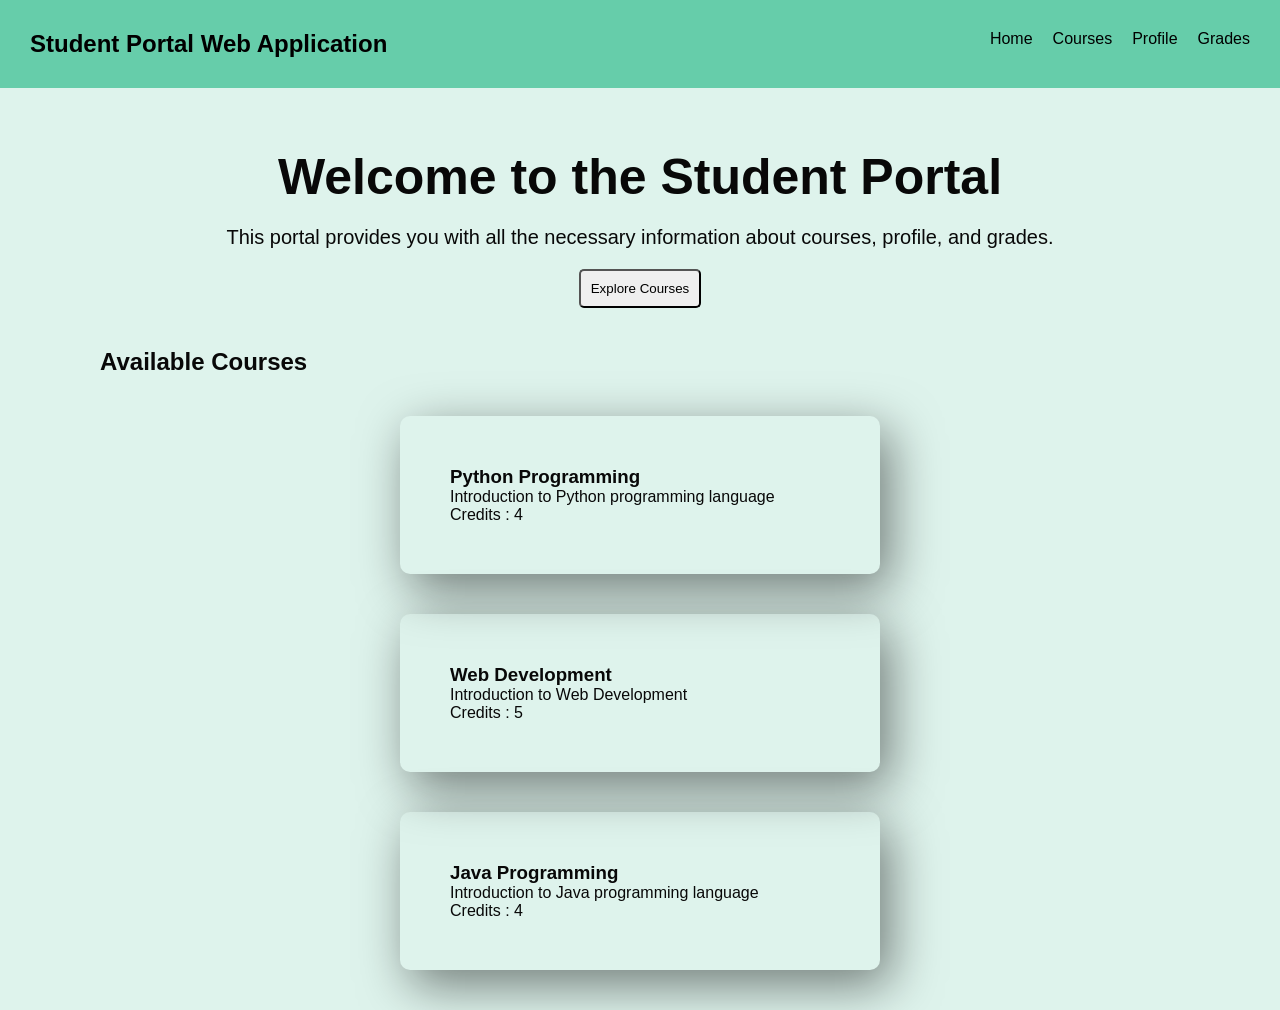
<file: Module2_FrontendDev/Vishal S/handson_01/index.html>
<!DOCTYPE html>
<html lang="en">

<head>
    <meta charset="UTF-8">
    <meta name="viewport" content="width=device-width, initial-scale=1.0">
    <title>Document</title>
    <link rel="stylesheet" href="styles.css">
</head>

<body>
    <header>
        <h2>Student Portal Web Application</h2>
        <nav>
            <ul>
                <li><a href="">Home</a></li>
                <li><a href="">Courses</a></li>
                <li><a href="">Profile</a></li>
                <li><a href="">Grades</a></li>
            </ul>
        </nav>
    </header>
    <main>
        <section id='hero'>
            <h1>Welcome to the Student Portal</h1>
            <p>This portal provides you with all the necessary information about courses, profile, and grades.</p>
            <button>Explore Courses</button>

        </section>
        <section id='courses'>
            <h2>Available Courses</h2>
            <article class="course-card">
                <h3>Python Programming</h3>
                <p>Introduction to Python programming language</p>
                <span>Credits : 4</span>
            </article>
            <article class="course-card">
                <h3>Web Development</h3>
                <p>Introduction to Web Development</p>
                <span>Credits : 5</span>
            </article>
            <article class="course-card">
                <h3>Java Programming</h3>
                <p>Introduction to Java programming language</p>
                <span>Credits : 4</span>
            </article>

        </section>
        <footer></footer>
    </main>
</body>

</html>
</file>
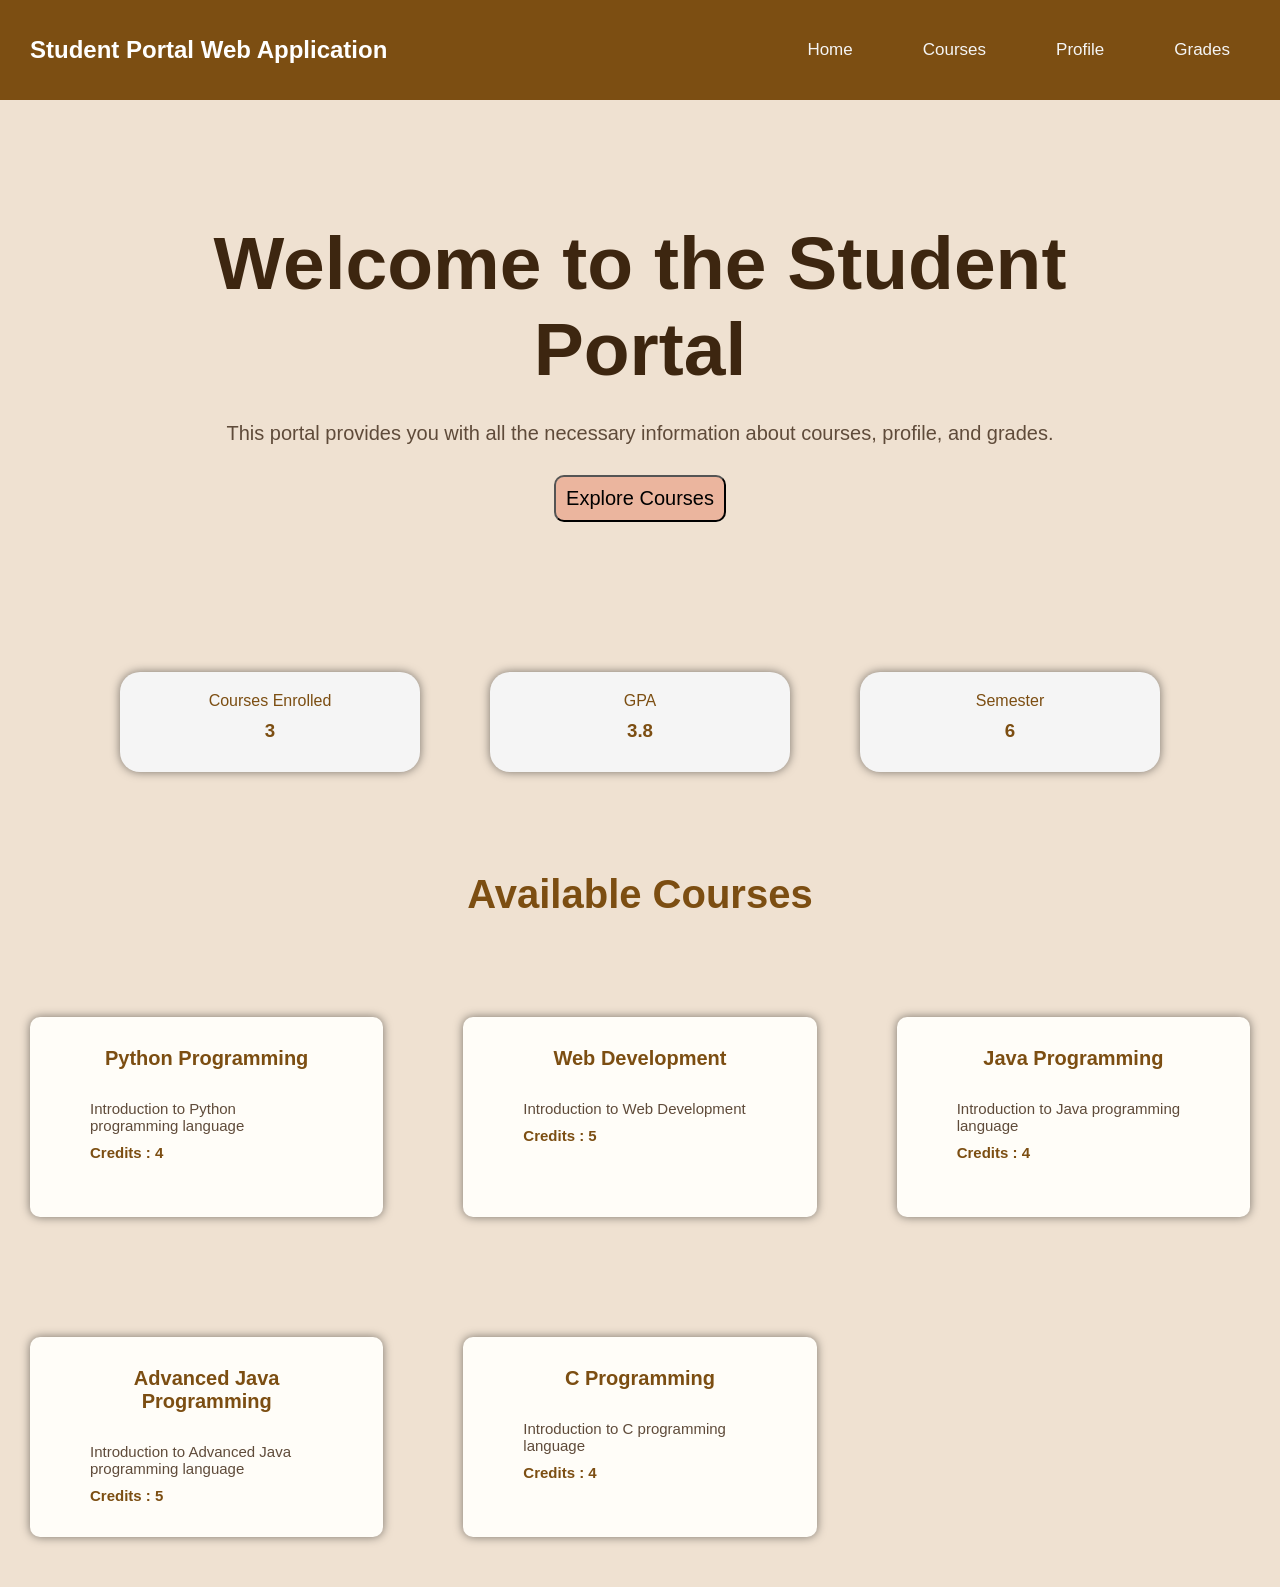
<file: Module2_FrontendDev/Vishal S/handson_02/index.html>
<!DOCTYPE html>
<html lang="en">

<head>
    <meta charset="UTF-8">
    <meta name="viewport" content="width=device-width, initial-scale=1.0">
    <title>Document</title>
    <link rel="stylesheet" href="styles.css">
</head>

<body>
    <header>
        <h2>Student Portal Web Application</h2>
        <nav>
            <ul>
                <li><a href="">Home</a></li>
                <li><a href="">Courses</a></li>
                <li><a href="">Profile</a></li>
                <li><a href="">Grades</a></li>
            </ul>
        </nav>
    </header>
    <main>
        <section id='hero'>
            <h1>Welcome to the Student Portal</h1>
            <p>This portal provides you with all the necessary information about courses, profile, and grades.</p>
            <button>Explore Courses</button>

        </section>
        <section id="stats">
            <div class="stat">
                Courses Enrolled
                <h3>3</h3>
            </div>
            <div class="stat">
                GPA
                <h3>3.8</h3>
            </div>
            <div class="stat">Semester
                <h3>6</h3>
            </div>
        </section>
        <section id='courses'>
            <h2>Available Courses</h2>
            <div class="course-grid">
                <article class="course-card">
                    <h3>Python Programming</h3>
                    <p>Introduction to Python programming language</p>
                    <span>Credits : 4</span>
                </article>
                <article class="course-card">
                    <h3>Web Development</h3>
                    <p>Introduction to Web Development</p>
                    <span>Credits : 5</span>
                </article>
                <article class="course-card">
                    <h3>Java Programming</h3>
                    <p>Introduction to Java programming language</p>
                    <span>Credits : 4</span>
                </article>
                <article class="course-card">
                    <h3>Advanced Java Programming</h3>
                    <p>Introduction to Advanced Java programming language</p>
                    <span>Credits : 5</span>
                </article>
                <article class="course-card">
                    <h3>C Programming</h3>
                    <p>Introduction to C programming language</p>
                    <span>Credits : 4</span>
                </article>
            </div>

        </section>

        <footer></footer>
    </main>
</body>

</html>
</file>
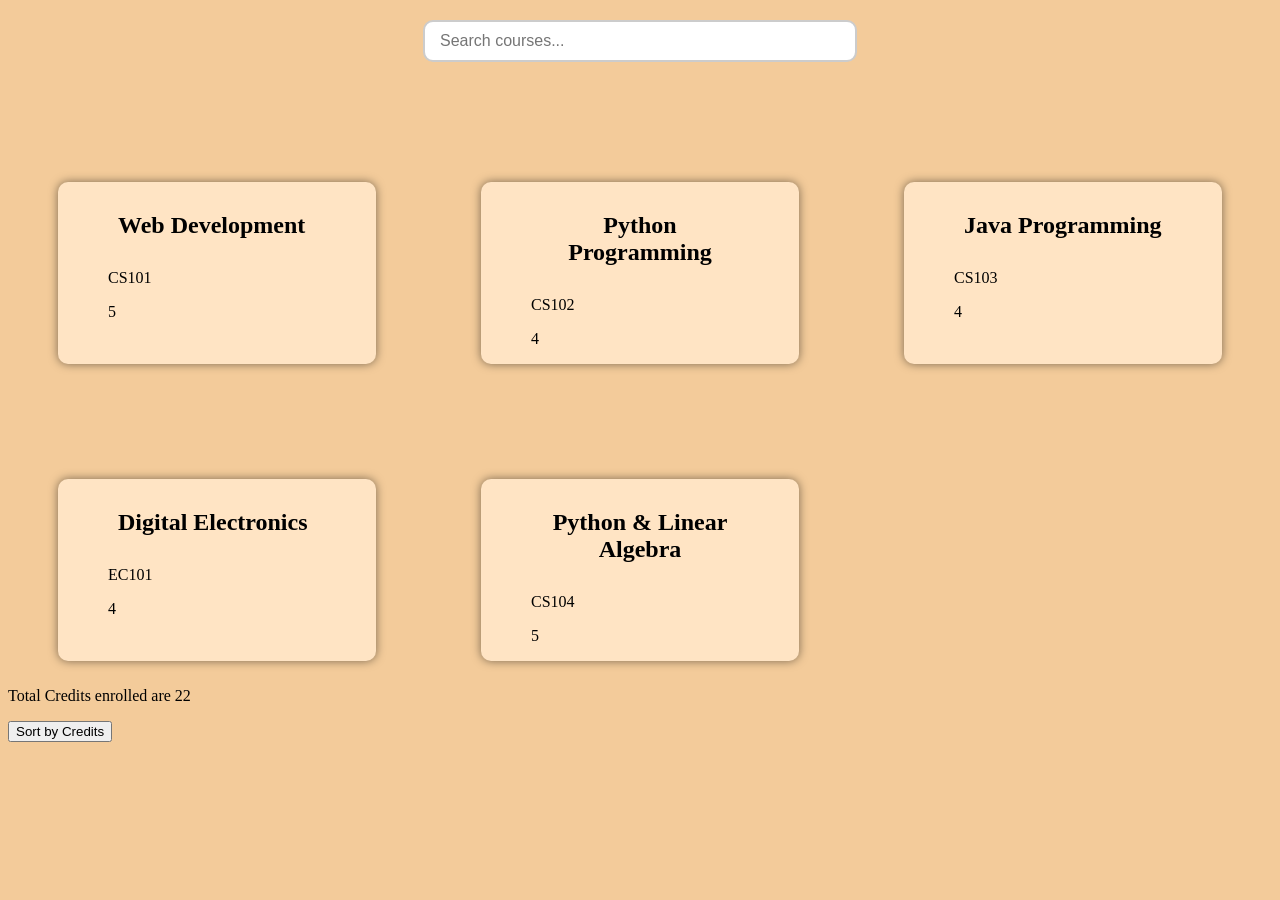
<file: Module2_FrontendDev/Vishal S/handson_03/index.html>
<!DOCTYPE html>
<html lang="en">

<head>
    <meta charset="UTF-8">
    <meta name="viewport" content="width=device-width, initial-scale=1.0">
    <title>Document</title>
    <link rel="stylesheet" href="styles.css">
</head>

<body>
    <script type="module" src="./app.js"></script>

    <input type="text" id="search-courses" placeholder="Search courses...">
    <div class="course-grid"></div>
    <p id="total-credits"></p>
    <div id="selected-course"></div>

    <button id="sort">Sort by Credits</button>
</body>

</html>
</file>
<file: Module2_FrontendDev/Vishal S/handson_01/styles.css>
* {
    margin: 0px;
    padding: 0px;
    box-sizing: border-box;
}

body {
    font-family: Arial, sans-serif;
    background-color: rgb(222, 243, 236);
    color: rgb(8, 8, 8);
}

header {
    padding: 30px;
    background-color: mediumaquamarine;
    color: black;
    display: flex;
    justify-content: space-between;
}

nav {
    ul {
        list-style: none;

        gap: 20px;
        display: inline;
        display: flex;


        a {
            color: black;
            text-decoration: none;

        }



    }
}

#hero {
    text-align: center;
    padding: 40px;


    h1 {
        margin: 20px 0px;
        font-size: 50px;
    }

    p {
        margin: 20px 0px;
        font-size: 20px;
    }


    button {
        padding: 10px;
        border-radius: 5px;
    }

    button:hover {
        background-color: aqua;


    }


}

.course-card {
    padding: 50px;
    border: 5px;
    border-radius: 10px;
    border-color: white;
    box-shadow: 10px 15px 50px rgba(5, 5, 5, 0.5);
    margin: 40px 400px;

}


#courses h2 {

    padding-left: 100px;
}
</file>
<file: Module2_FrontendDev/Vishal S/handson_02/styles.css>
* {
    margin: 0px;
    padding: 0px;
    box-sizing: border-box;
}

body {
    font-family: Arial, sans-serif;
    background-color: #EFE1D1;
    color: rgb(124, 78, 18);
}

header {
    padding: 30px;
    background-color: #7C4E12;
    color: white;
    display: flex;
    justify-content: space-between;
    align-items: center;
}

nav ul {
    list-style: none;
    font-size: 17px;
    gap: 30px;
    display: flex;
}

nav ul a {
    color: whitesmoke;
    text-decoration: none;
    transition: transform 0.5s ease;
    display: inline-block;
    padding: 10px 20px;
}

nav ul a:hover {
    transform: translateY(-5px) scale(1.15);
    border-radius: 5px;
    background-color: #b0701b;
    color: rgb(249, 247, 247);




}



#hero {
    text-align: center;
    padding: 40px;
    flex-direction: column;


    h1 {
        margin: 20px 0px;
        font-size: 75px;
        color: #3D2610;
        align-items: center;
        font-family: 'Gill Sans', 'Gill Sans MT', Calibri, 'Trebuchet MS', sans-serif;
    }

    p {
        margin: 30px 0px;
        font-size: 20px;
        align-items: center;
        color: #5F4B3A;
    }


    button {
        padding: 10px;
        border-radius: 10px;
        font-size: 20px;
        color: black;

        background-color: #ebb59e;
    }

    button:hover {
        background-color: #E6C79C;
        transform: translateY(-5px) scale(1.15);
        transition: transform 0.5s ease;



    }


}


.course-card {
    min-height: 200px;
    align-self: stretch;
}


#courses h2 {

    padding-left: 100px;
    font-size: 40px;
}

#stats {
    display: flex;
    margin: 50px 400px;
    justify-content: space-between;




    .stat {
        padding: 20px 30px;
        flex-direction: column;
        border: 10px;
        border-radius: 20px;
        text-align: center;
        background-color: whitesmoke;

        box-shadow: 0px 0px 10px rgba(5, 5, 5, 0.5)
    }

    .stat:hover {
        transform: translateY(-5px) scale(1.05);
        transition: transform 0.5s ease;
    }

    .stat h3 {
        text-align: center;
        padding: 10px;

    }


}

.course-grid {
    display: grid;
    grid-template-columns: repeat(autofit, minmax(280px, 1fr));
    gap: 20px;


}

@media(min-width:768px) {
    .course-grid {
        grid-template-columns: repeat(2, 1fr);
    }
}

@media(min-width:1024px) {
    .course-grid {
        grid-template-columns: repeat(3, 1fr);
    }

    #hero {
        padding: 100px;
    }



}

#hero {
    min-height: 40vh;

}

h1 {
    font-size: clamp(1.5rem, 3vw, 2.5rem);
}

#stats {
    margin: 50px 100px;
    justify-content: space-evenly;
    gap: 50px;
}

.course-card {
    margin: 50px 30px;
    padding: 10px 50px;
    border-width: 100px;
    border-radius: 10px;
    background-color: #FFFDF8;
    border-color: #D8C3A5;

    box-shadow: 0px 0px 10px rgba(5, 5, 5, 0.5);
}

.course-card h3 {
    text-align: center;
    padding: 20px;
    font-size: 20px;

}

.course-card p {
    font-size: 15px;
    text-align: left;
    padding: 10px;
    color: #5F4B3A;
}

.course-card span {
    font-size: 15px;
    text-align: left;
    padding: 10px;
    font-weight: bolder;
}

#courses h2 {
    padding: 50px;
    text-align: center;

}

.stat {
    width: 300px;
    height: 100px;
}
</file>
<file: Module2_FrontendDev/Vishal S/handson_03/styles.css>
body {
    background-color: rgb(243, 203, 154);
}

.course-grid {
    display: grid;

    flex-direction: column;
    grid-template-columns: repeat(3, 1fr);
    gap: 5px;


}

.course-card {
    color: white;
    border-radius: 10px;
    padding: 0px 50px;
    box-shadow: 0px 0px 10px rgba(5, 5, 5, 0.5);
    margin-top: 100px;
    margin-bottom: 10px;
    margin-left: 50px;
    margin-right: 50px;


    flex-direction: column;
    justify-content: space-between;
    color: black;
    background-color: bisque;



    h2 {
        text-align: center;
        padding: 10px;
        display: flex;
    }



}

#search-courses {
    display: block;
    margin: 20px auto;
    width: 100%;
    max-width: 400px;
    padding: 10px 15px;
    font-size: 16px;
    border: 2px solid #ccc;
    border-radius: 10px;
    outline: none;
    transition: border-color 0.3s ease;

}

#search-courses:focus {
    border-color: #007bff;
}
</file>
